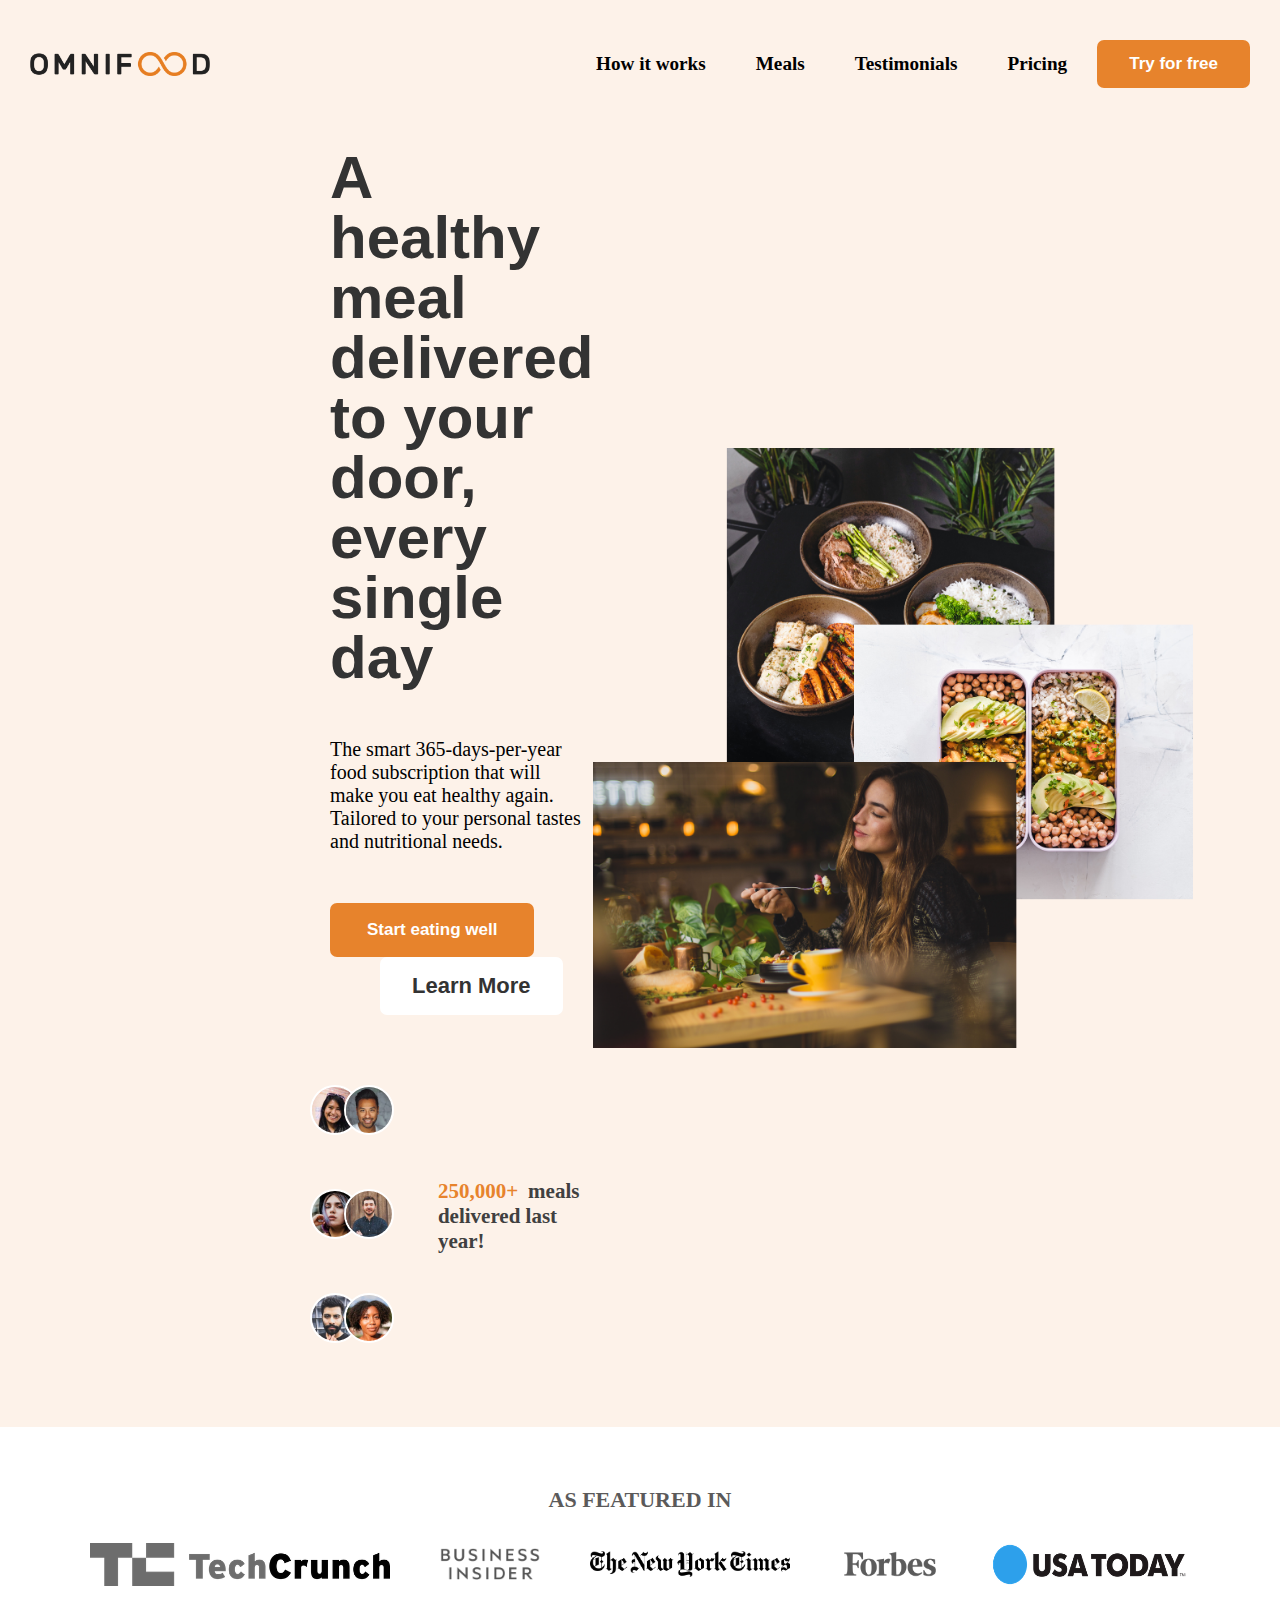
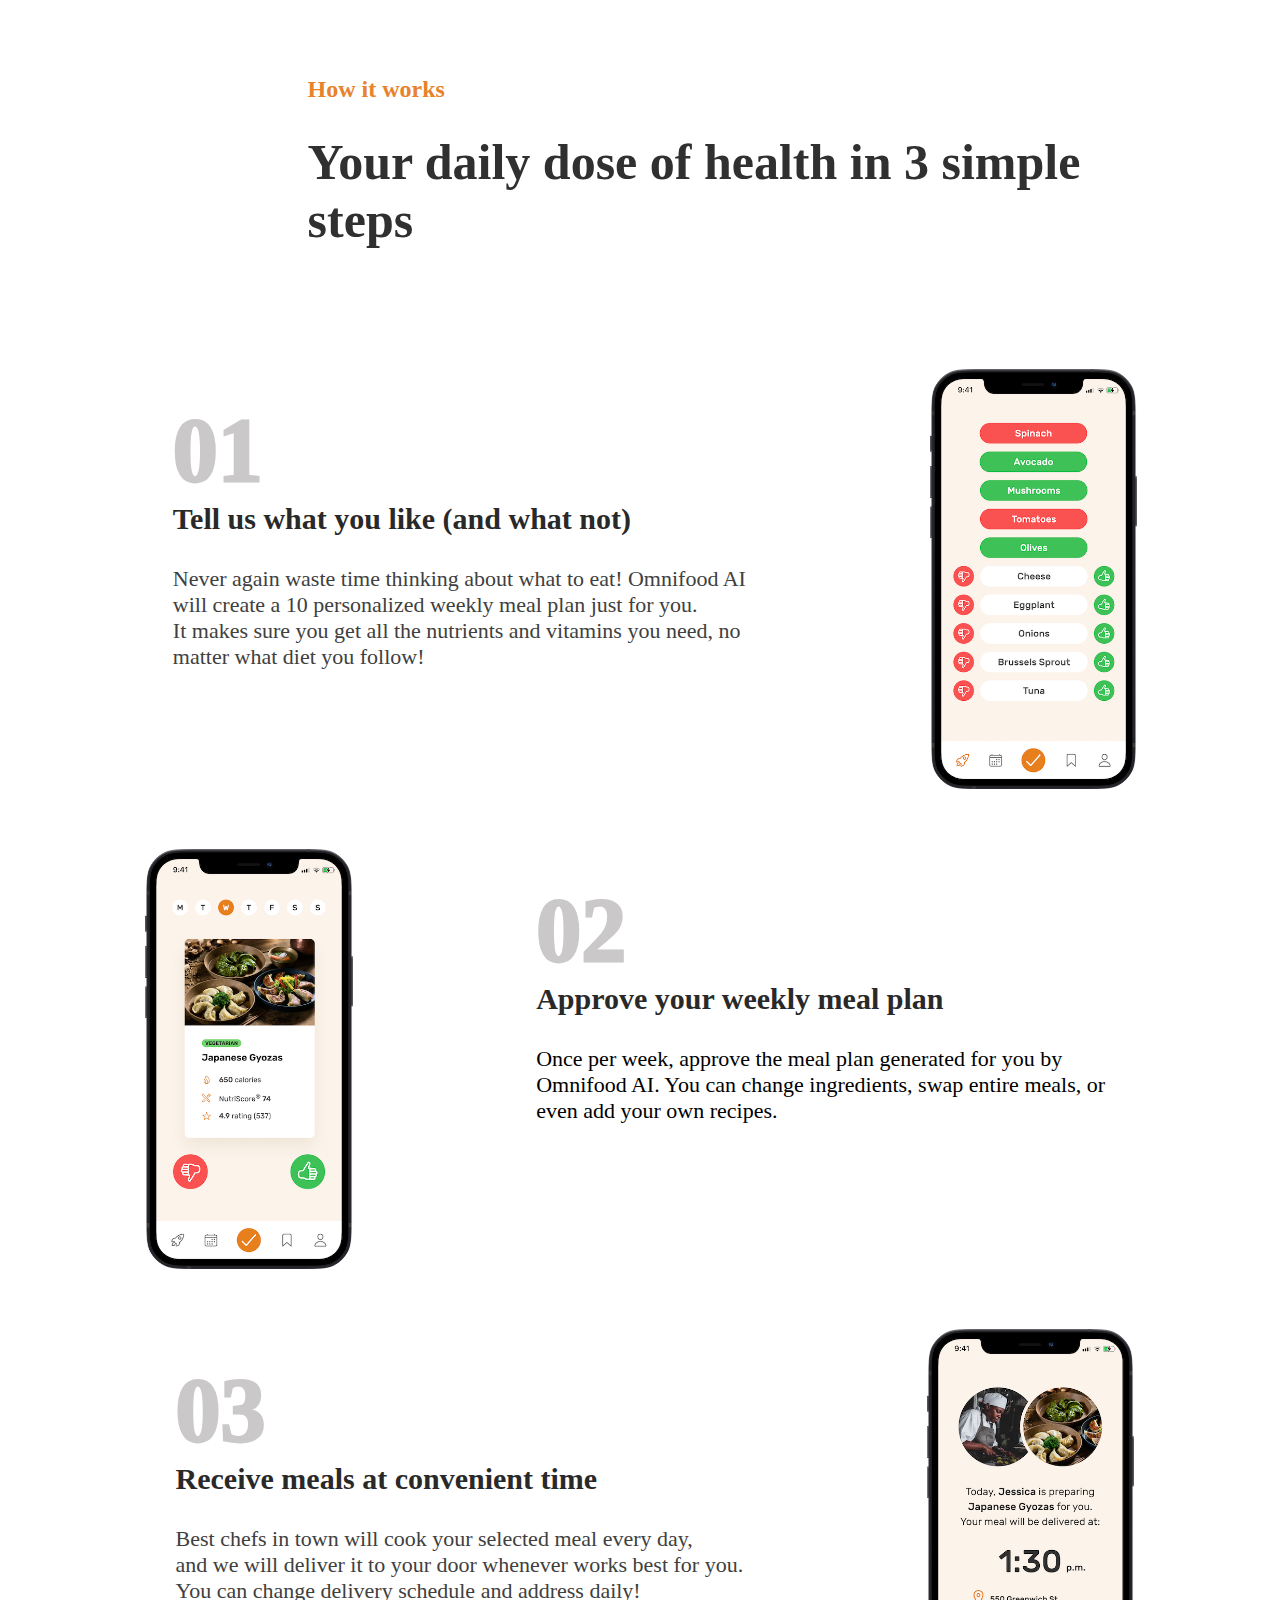
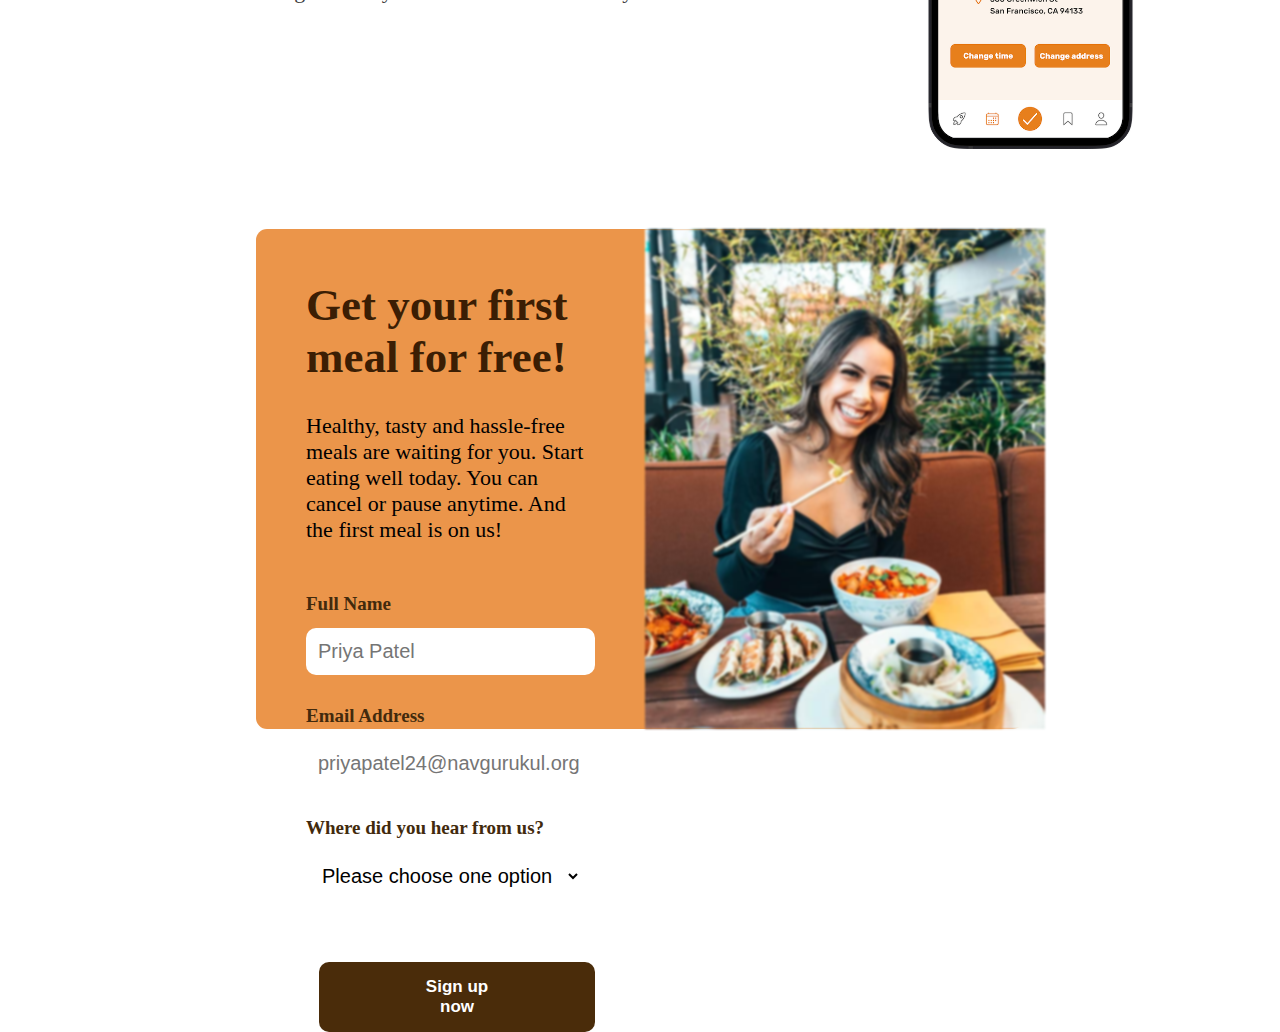
<file: index.html>
<!DOCTYPE html>
<html lang="en">

<head>
    <meta charset="UTF-8">
    <meta name="viewport" content="width=device-width, initial-scale=1.0">
    <title>OMNIfood</title>
    <link rel="stylesheet" href="style.css">
</head>

<body>
    <section class="first-section">
        <header>
            <img class="logo" src="images/logo.png" alt="Logo">
            <ul class="nav-right">
                <a href="#how-it-works">
                    <li>How it works</li>
                </a>
                <li>Meals</li>
                <li>Testimonials</li>
                <li>Pricing</li>
            </ul>

            <a target="_blank" href="https://google.com"><button class="try-free-button">Try for free</button></a>
        </header>
        <div class="hero">
            <div>
                <h1 class="heading">A healthy meal<br> delivered to your door,<br> every single day</h1>
                <p class="paragraph">The smart 365-days-per-year food subscription that will<br> make you eat healthy
                    again.
                    Tailored to your
                    personal tastes<br> and nutritional needs.</p>
                <button class="btn">Start eating well</button>
                <button class="button">Learn More</button>
                <div class="description">
                    <div class="customer-photos">
                        <img src="images/customer-1.jpg" alt="customers-image">
                        <img src="images/customer-2.jpg" alt="customers-image">
                        <img src="images/customer-3.jpg" alt="customers-image">
                        <img src="images/customer-4.jpg" alt="customers-image">
                        <img src="images/customer-5.jpg" alt="customers-image">
                        <img src="images/customer-6.jpg" alt="customers-image">
                    </div>
                    <p><span>250,000+</span>meals delivered last year!</p>
                </div>
            </div>
            <img class="images" src="images/hero.png" alt="food-photos">
        </div>

    </section>
    <section class="second-section">
        <div class="head">
            <h6 class="in-heading">AS FEATURED IN</h6>
        </div>
        <div class="image">
            <img class="first-image" src="images/techcrunch (1).png" alt="image-of-techcrunch">
            <img class="second-image" src="images/business-insider (1).png" alt="image-of-business">
            <img class="third-image" src="images/the-new-york-times (1).png" alt="image-of-new-york">
            <img class="fourth-image" src="images/forbes (1).png" alt="image-of-forbes">
            <img class="fifth-image" src="images/usa-today (1).png" alt="image-of-usa-today">
        </div>

        <div id="how-it-works" class="description">
            <h2><span>How it works</span></h2>
            <h1 class="description-p">Your daily dose of health in 3 simple steps</h1>
        </div>
        <div class="phone-content">
            <div class="second-heading">
                <h1 class="number">01</h1>
                <h1 class="sec-head">Tell us what you like (and what not)</h1>
                <p class="More">Never again waste time thinking about what to eat! Omnifood AI<br> will create a 10
                    personalized weekly meal plan just for you.<br> It makes sure you get all the nutrients and vitamins
                    you need, no<br>matter what diet you follow!</p>
            </div>
            <img class="phone" src="images/Mobile.png" alt="app-screen">
        </div>
        <div class="phone-content">
            <img class="phone" src="images/app-screen-2.png" alt="app-screen">
            <div class="second-heading">
                <h1 class="number">02</h1>
                <h1 class="sec-head">Approve your weekly meal plan</h1>
                <p class="More">
                <p>Once per week, approve the meal plan generated for you by<br> Omnifood AI. You can change
                    ingredients, swap entire meals, or<br> even add your own recipes.</p>
            </div>
        </div>
        <div class="phone-content">
            <div class="second-heading">
                <h1 class="number">03</h1>
                <h1 class="sec-head">Receive meals at convenient time</h1>
                <p class="More">Best chefs in town will cook your selected meal every day,<br> and we will deliver it to
                    your door whenever works best for you.<br> You can change delivery schedule and address daily!</p>
            </div>
            <img class="phone" src="images/app-screen-3.png" alt="app-screen">
        </div>
    </section>
    <!-- <section>
        <div class="Price">
            <h3><span>PRICING</span></h3>
            <h1>Eating well without breaking the bank</h1>
        </div>
        <div class="pricing-main">
            <div class="pricing-card">
                <h3><span>STARTER</span></h3>
                <h2><sub>$</sub>399</h2>
                <p>per month. That's just $13 per meal!</p>
                <ul>
                    <li>1 meal per day</li>
                    <li>Order from 11am to 9pm</li>
                    <li>Delivery is free</li>
                </ul>
            </div>
  <!<div class="pricing-card">
                <h3><span>STARTER</span></h3>
                <h2><sub>$</sub>399</h2>
                <p class="meal">per month. That's just $13 per meal!</p>
                <ul class="list-items">
                    <li>1 meal per day</li>
                    <li>Order from 11am to 9pm</li>
                    <li>Delivery is free</li>
                </ul>
            </div> 
            </div>
    </section>  -->

    <footer>
        <div class="contact">
            <div class="contact-body">

                <h1>Get your first meal for free!</h1>
                <p>Healthy, tasty and hassle-free meals are waiting for you. Start eating well today. You can cancel
                    or
                    pause anytime. And the first meal is on us!</p>
                <form>
                    <div>
                        <label for="name">Full Name</label><br>
                        <input type="text" id="name" name="name" placeholder="Priya Patel">
                    </div>
                    <div>
                        <label for="email">Email Address</label><br>
                        <input type="email" id="email" name="email" placeholder="priyapatel24@navgurukul.org">
                    </div>
                    <div>
                        <label for="email">Where did you hear from us?</label><br>
                        <select id="email" name="email">
                            <option>Please choose one option</option>
                            <option>Friends</option>
                            <option>Facebook ads</option>
                            <option>Podcast</option>
                        </select>
                    </div>
                    <div>
                        <button type="submit">Sign up now</button>
                    </div>
                </form>
            </div>
            <img src="images/eating.jpg" alt="">
        </div>
    </footer>

</body>

</html>
</file>
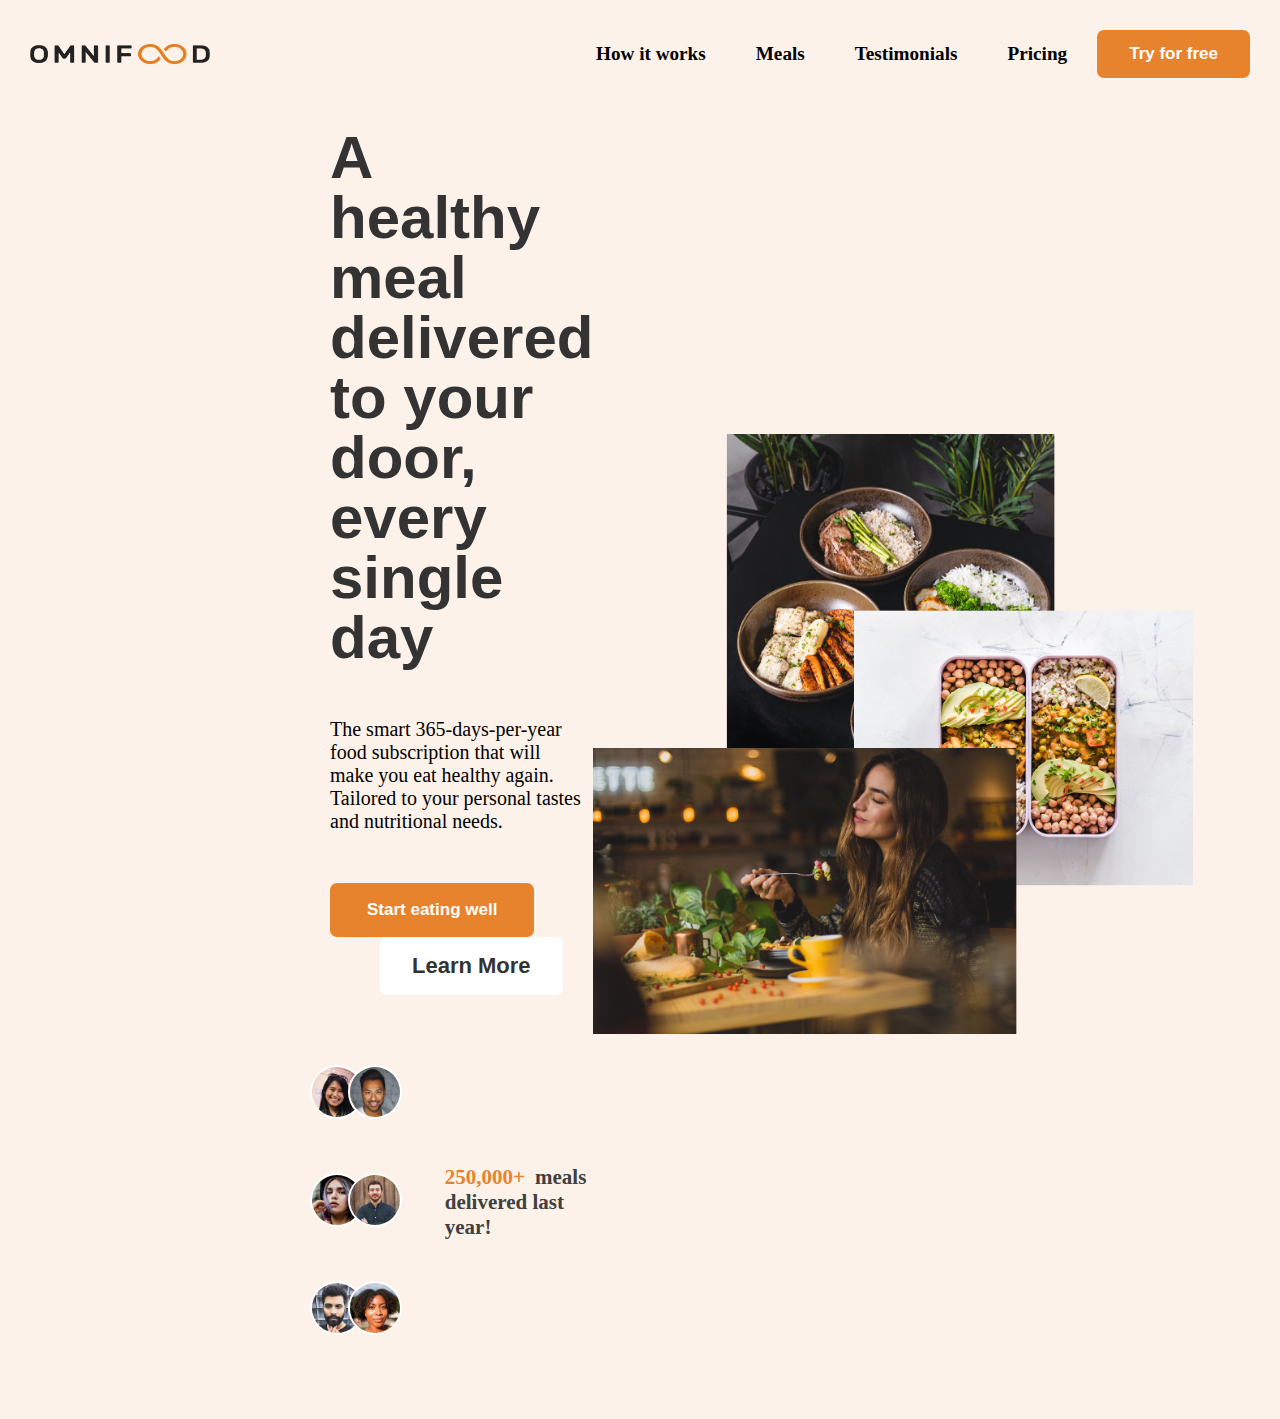
<file: OMNIFOOD/index.html>
<!DOCTYPE html>
<html lang="en">

<head>
    <meta charset="UTF-8">
    <meta name="viewport" content="width=device-width, initial-scale=1.0">
    <title>OMNIFOOD</title>
    <link rel="stylesheet" href="style.css">
</head>

<body>
    <section class="first-section">
        <header>
            <img class="logo" src="images/logo.png" alt="Logo">
            <ul class="nav-right">
                <li>How it works</li>
                <li>Meals</li>
                <li>Testimonials</li>
                <li>Pricing</li>
            </ul>

            <button class="try-free-button">Try for free</button>
        </header>
        <div class="hero">
            <div>
                <h1 class="heading">A healthy meal<br> delivered to your door,<br> every single day</h1>
                <p class="paragraph">The smart 365-days-per-year food subscription that will<br> make you eat healthy
                    again.
                    Tailored to your
                    personal tastes<br> and nutritional needs.</p>
                <button class="btn">Start eating well</button>
                <button class="button">Learn More</button>
                <div class="description">
                    <div class="customer-photos">
                        <img src="images/customer-1.jpg" alt="customers-image">
                        <img src="images/customer-2.jpg" alt="customers-image">
                        <img src="images/customer-3.jpg" alt="customers-image">
                        <img src="images/customer-4.jpg" alt="customers-image">
                        <img src="images/customer-5.jpg" alt="customers-image">
                        <img src="images/customer-6.jpg" alt="customers-image">
                    </div>
                    <p><span>250,000+</span>meals delivered last year!</p>
                </div>
            </div>
                <img class="images" src="images/hero.png" alt="food-photos">
        </div>
    </section>
</body>

</html>
</file>
<file: style.css>
* {
    padding: 0;
    margin: 0;
    box-sizing: border-box;
    scroll-behavior: smooth;
}

.first-section {
    background-color: #fdf2e9;
    padding: 30px 30px;
}

header {
    display: flex;
    align-items: center;
    padding: 10px 0;
}

.logo {
    width: 180px;
    height: auto;
    margin-right: 50px;
}

.nav-right {
    margin-left: auto;
    display: flex;
    margin-right: 30px;
    list-style-type: none;
    gap: 50px;
    font-weight: bold;
    font-size: 1.2rem;
}

.nav-right a {
    color: black;
    text-decoration: none;
}

.nav-right li:hover {
    color: #e7832c;
    cursor: pointer;
}

.try-free-button {
    padding: 14px 32px;
    background-color: #e7832c;
    border: none;
    color: white;
    border-radius: 7px;
    font-weight: bold;
    font-size: 17px;
}

.try-free-button:hover {
    background-color: #9e510e;
    cursor: pointer;
}

.heading {
    font-size: 60px;
    color: #333333;
    line-height: 60px;
    font-weight: 700;
    font-family: "Rubik", sans-serif;
}

.btn {
    padding: 17px 37px;
    background-color: #e7832c;
    border: none;
    border-radius: 7px;
    font-weight: bold;
    font-size: 17px;
    color: white;
    outline: none;
}

.button {
    border: none;
    border-radius: 7px;
    font-weight: bold;
    font-size: 22px;
    padding: 16px 32px;
    color: #333;
    background-color: white;
    margin-left: 50px;
}

.customer-photos img {
    border-radius: 50px;
    width: 50px;
    margin-top: 50px;
    margin-left: -20px;
    border: 2px solid white;
}

.first-section .description {
    display: flex;
    align-items: center;
    margin-top: 20px;
}

.description p {
    margin-top: 50px;
    margin-left: 10px;
    font-weight: 900;
    font-size: 21px;
    color: #404040;
}

.paragraph {
    margin: 50px 0px;
    font-size: 20px;
    font-weight: 400;
}

span {
    color: #e7832c;
    font-weight: 800;
    margin-right: 10px;
}

.images {
    width: 600px;
    height: 600px;
    margin-left: auto;
}

.hero {
    display: flex;
    align-items: center;
    padding: 50px 300px;
}

.head {
    text-align: center;
    margin-top: 60px;
    margin-bottom: 30px;
}

.in-heading {
    color: #5b5a5a;
    font-size: 22px;
}

.image {
    display: flex;
    gap: 50px;
    justify-content: center;
}

.first-image,
.second-image,
.third-image,
.fourth-image,
.fourth-image {
    object-fit: contain;
    filter: grayscale();
}

.first-image {
    width: 300px;
    height: auto;
}

.second-image {
    width: 100px;
    height: auto;
}

.third-image {
    width: 200px;
    height: auto;
}

.fourth-image {
    width: 100px;
    height: auto;
}

.fifth-image {
    width: 200px;
    height: auto;
}

.second-section .description {
    margin-left: 17%;
    padding: 90px
}

.description-p {
    margin-top: 30px;
    font-size: 50px;
    font-weight: 900;
    color: #303030;

}

.second-heading {
    padding: 30px;
    font-size: 22px;
}

.number {
    font-size: 90px;
    font-weight: 1000;
    color: #cac8c8;
}

.phone-content {
    display: flex;
    justify-content: center;
    gap: 12%;
    padding: 30px 0px;
}

.sec-head {
    font-size: 30px;
    font-weight: 900;
    color: #2a2929;
    margin-bottom: 30px;
}

.More {
    font-size: 22px;
    color: #404040;

}

.phone {
    width: auto;
    height: 420px;
}

/* .Price {
    margin-left: 340px;
    margin-top: 100px;

}
.Price h3 {
    margin-bottom: 25px;
    font: bold;
    font-size: 20px;
}
.Price h1 {
    font-size: 40px;
    font-weight: 900;
    color: #2b2a2a;
}   
.pricing-main {
    padding: 100px;
    display: flex;
    justify-content: center;
    gap: 80px;
}
.pricing-card{                                                                 
    border: 1px solid #e89427;
    padding: 50px;
    text-align: center;
    border-radius: 10px;
}
.pricing-card:nth-child(2){
    background-color: rgb(247, 230, 232);
}
.pricing-card h2{
    margin-top: 20px;
    font-size: 50px;
    font-weight: 900;
}
.pricing-card sub {
    font-size: 30px;
    margin-right:10px;
}
.meal {
    padding: 15px;
    font-size: 19px;
    color: #484747;

    
}
.pricing-card h3 {
    font-size: 20px;
    font-weight: 900;
}
.list-items{

{ */



.contact {
    display: flex;
    background-color: #eb954a;
    border-radius: 11px;
    margin: 50px auto;
    display: flex;
    width: 60%;
    height: 500px;
}


.contact p {
    font-size: 22px;
    margin-top: 30px;
}

h1 {
    font-size: 45px;
    font-weight: 900;
    font: bold;
    font: bolder;
    color: #3b1e04;
}
.contact form{
    margin: 50px auto;
    display: flex;
    gap: 30px;
    flex-wrap: wrap;
}                                         

.contact button {
    background-color: #4a2c0a;
    color: white;
    cursor: pointer;                                            
    padding: 15px 95px;
    font-size: 17px;
    font-weight: 900;
    border: none;
    border-radius: 10px;
    margin-top: 32px;
    margin-left: 13px;
}
.contact button:hover{
    background-color: white;
    color: #303030;
}
input, select{  
   padding: 12px;                                   
   border-radius: 10px;
   outline: none;
   border: none;
   margin-top: 13px;
   font-size: 20px;
   font-weight: 500;
   background-color: white;
}


.contact-body{
    padding: 50px;
}
.contact img{
    width: 400px;
    filter: blur(1px);
}
label {
    font-size: 19px;
    font-weight: 600;
    color: #422a0d;

}
</file>
<file: OMNIFOOD/style.css>
* {
    padding: 0;
    margin: 0;
}

.first-section {
    background-color: #fdf2e9;
    padding: 30px 30px;
}

header {
    display: flex;
    align-items: center;
}

.logo {
    width: 180px;
    height: 20px;
}

.nav-right {
    margin-left: auto;
    display: flex;
    margin-right: 30px;
    list-style-type: none;
    gap: 50px;
    font-weight: bold;
    font-size: 1.2rem;
}

.nav-right li:hover {
    color: #e7832c;
    cursor: pointer;
}

.try-free-button {
    padding: 14px 32px;
    background-color: #e7832c;
    border: none;
    color: white;
    border-radius: 7px;
    font-weight: bold;
    font-size: 17px;
}

.try-free-button:hover{
    background-color: #9e510e;
    cursor: pointer;
} 

.heading {
    font-size: 60px;
    color: #333333;
    line-height: 60px;
    font-weight: 700;
     font-family:"Rubik", sans-serif;
}


.btn {
    padding: 17px 37px;
    background-color: #e7832c;
    border: none;
    border-radius: 7px;
    font-weight: bold;
    font-size: 17px;
    color: white;
    outline: none;
}

.button {
    border: none;
    border-radius: 7px;
    font-weight: bold;
    font-size: 22px;
    padding: 16px 32px;
    color: #333;
    background-color: white;
    margin-left: 50px;

}

.customer-photos img {
    border-radius: 50px;
    width: 50px;
    margin-top: 50px;
    margin-left: -20px;
    border: 2px solid white;

}

.description {
    display: flex;
    align-items: center;
    margin-top: 20px;
}
.description p{
    margin-top: 50px;
    margin-left: 10px;
    font-weight: 900;
    font-size: 21px;
    color: #404040;
}

.paragraph {                  
    margin: 50px 0px;
    font-size: 20px;
    font-weight: 400;
}


span {
    color: #e7832c;
    font-weight: 800;
    margin-right: 10px;

}

.images {
    width: 600px;
    height: 600px;
    margin-left: auto;

}

.hero {
    display: flex;
    align-items: center;
    padding: 50px 300px;
}
</file>
